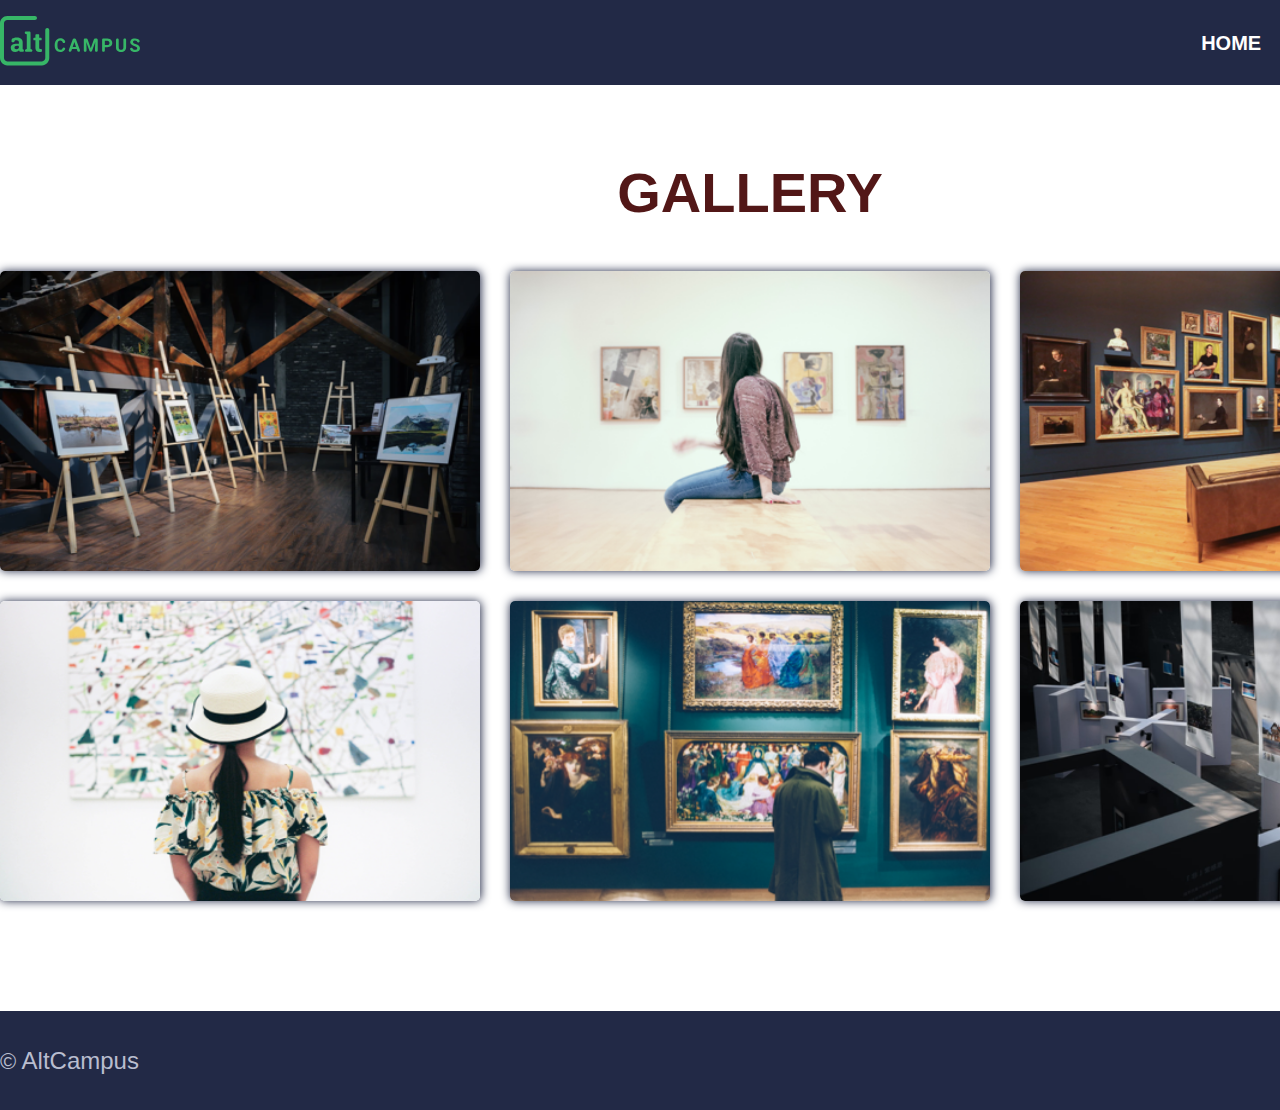
<file: block-BHaabn/index.html>
<!-- 
- Create a gallery using flexbox according to the layout shown below.

![Flex Shrink Property](https://raw.githubusercontent.com/suraj122/AC-STYLE-images/master/flexbox/ex-1.png)

- Using CSS resets is necessary.
- Use semantic tags and keep the nesting and indentation proper.
-->

<!DOCTYPE html>
<html lang="en">
<head>
  <meta charset="UTF-8">
  <meta name="viewport" content="width=device-width, initial-scale=1.0">
  <title>Gallery</title>
  <link rel="stylesheet" href="assets/stylesheet/styles.css">
  <link rel="stylesheet" href="https://use.fontawesome.com/releases/v5.15.4/css/all.css" integrity="sha384-DyZ88mC6Up2uqS4h/KRgHuoeGwBcD4Ng9SiP4dIRy0EXTlnuz47vAwmeGwVChigm" crossorigin="anonymous">
</head>
<body>
  <header class="header">
    <div class="container flex-container">
      <a href="#" class="brand">
        <img src="assets/media/brand.svg" alt="altcampus logo" class="brand-image">
      </a>
      <nav class="nav">
        <a href="#" class="nav-item">home</a>
        <a href="#" class="nav-item active">gallery</a>
        <a href="#" class="nav-item">about</a>
      </nav>
    </div>
  </header>
  <main>
    <section class="content-section">
      <div class="container">
        <h1 class="heading">gallery</h1>
        <div class="grid flex-container">
          <div class="grid-item">
            <img src="assets/media/01.png" alt="altcampus logo" class="grid-image">
          </div>
          <div class="grid-item">
            <img src="assets/media/02.png" alt="altcampus logo" class="grid-image">
          </div>
          <div class="grid-item">
            <img src="assets/media/03.png" alt="altcampus logo" class="grid-image">
          </div>
          <div class="grid-item">
            <img src="assets/media/04.png" alt="altcampus logo" class="grid-image">
          </div>
          <div class="grid-item">
            <img src="assets/media/05.png" alt="altcampus logo" class="grid-image">
          </div>
          <div class="grid-item">
            <img src="assets/media/06.png" alt="altcampus logo" class="grid-image">
          </div>
        </div>
      </div>
    </section>
  </main>
  <footer class="footer">
    <div class="container flex-container">
      <p class="footer-text"><small>&copy</small> AltCampus</p>
      <nav class="footer-nav">
        <a href="#" class="footer-nav-item"><i class="fab fa-facebook-f"></i></a>
        <a href="#" class="footer-nav-item"><i class="fab fa-twitter"></i></a>
      </nav>
    </div>
  </footer>
</body>
</html>
</file>
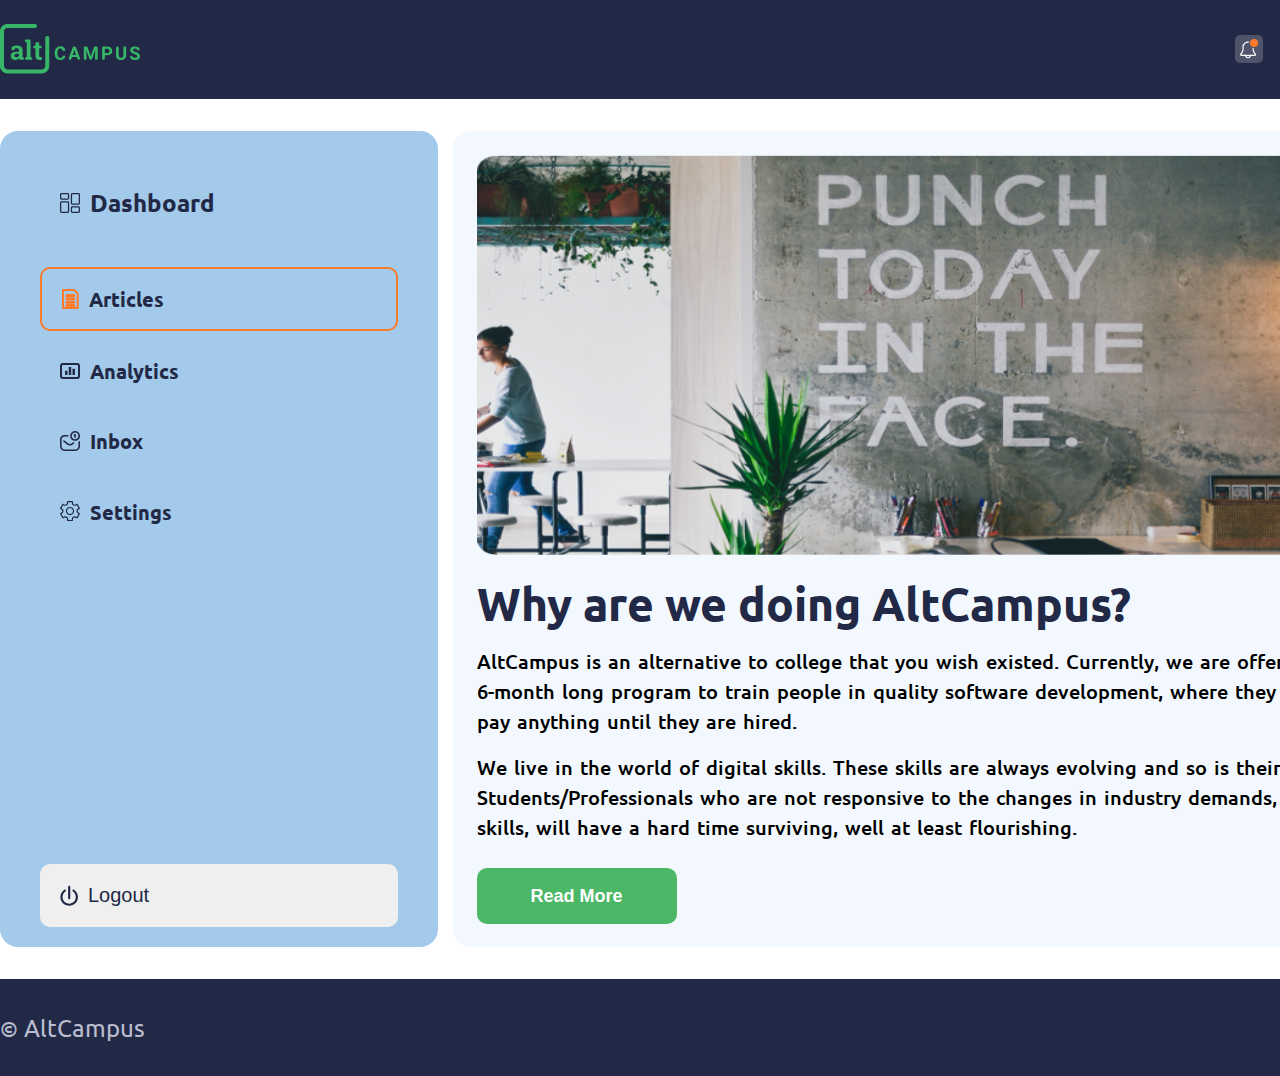
<file: block-BHaabo/index.html>
<!-- 
- Create a page using flexbox according to the layout shown below.

![Flex Shrink Property](https://raw.githubusercontent.com/suraj122/AC-STYLE-images/master/flexbox/ex-2.png)

- Using CSS resets is necessary.
- Use semantic tags and keep the nesting and indentation proper. 
-->
<!DOCTYPE html>
<html lang="en">
<head>
  <meta charset="UTF-8">
  <meta name="viewport" content="width=device-width, initial-scale=1.0">
  <title>Blog Dashboard</title>
  <link rel="stylesheet" href="assets/stylesheet/styles.css">
  <link rel="stylesheet" href="https://use.fontawesome.com/releases/v5.15.4/css/all.css" integrity="sha384-DyZ88mC6Up2uqS4h/KRgHuoeGwBcD4Ng9SiP4dIRy0EXTlnuz47vAwmeGwVChigm" crossorigin="anonymous">
  <link rel="preconnect" href="https://fonts.googleapis.com">
  <link rel="preconnect" href="https://fonts.gstatic.com" crossorigin>
  <link href="https://fonts.googleapis.com/css2?family=Ubuntu:wght@300;400;500;700&display=swap" rel="stylesheet">
</head>
<body>
  <header class="header">
    <div class="container flex-container">
      <a href="#" class="brand">
        <img src="assets/media/altcampus-logo.svg" alt="altcampus logo" class="brand-image">
      </a>
      <nav class="nav">
        <a href="#" class="nav-item">
          <img src="assets/media/icons/bell.svg" alt="bell" class="item-icon">
        </a>
        <a href="#" class="nav-item">
          <div class="flex-container-item">
            <p class="admin-text">sarah jone</p>
            <img src="assets/media/icons/user.svg" alt="user image" class="item-icon">
          </div>
          </a>
      </nav>
    </div>
  </header>
  <main>
    <div class="content container flex-container">
      <aside class="aside flex-column">
        <nav class="aside-nav">
          <header class="aside-header flex-container">
            <img src="assets/media/icons/dashboard.svg" alt="dashboard icon" class="aside-header-icon">
            <h3 class="heading aside-nav-text">dashboard</h3>
          </header>
          <a href="#" class="aside-nav-item flex-container active">
            <img src="assets/media/icons/article.svg" alt="article-icon">
            <p class="aside-nav-text">articles</p>
          </a>
          <a href="#" class="aside-nav-item flex-container">
            <img src="assets/media/icons/analytics.svg" alt="article-icon">
            <p class="aside-nav-text">analytics</p>
          </a>
          <a href="#" class="aside-nav-item flex-container">
            <img src="assets/media/icons/inbox.svg" alt="article-icon">
            <p class="aside-nav-text">inbox</p>
          </a>
          <a href="#" class="aside-nav-item flex-container">
            <img src="assets/media/icons/setting.svg" alt="article-icon">
            <p class="aside-nav-text">settings</p>
          </a>
        </nav>
        <button class="btn btn-logout flex-container">
          <img src="assets/media/icons/log-out.svg" alt="logout button">
          <p class="aside-nav-text">Logout</p>
        </button>
      </aside>
      <section class="content-section">
        <img src="assets/media/01.png" alt="graffiti" class="content-image">
        <h2 class="article-heading">Why are we doing AltCampus?</h2>
        <p class="article-text">AltCampus is an alternative to college that you wish existed. Currently, we are offering an in-house, 6-month long program to train people in quality software development, where they don't have to pay anything until they are hired.</p>
        <p class="article-text">We live in the world of digital skills. These skills are always evolving and so is their demand. Students/Professionals who are not responsive to the changes in industry demands, in terms of skills, will have a hard time surviving, well at least flourishing.</p>
        <button class="btn-article">read more</button>
      </section>
    </div>
  </main>
  <footer class="footer">
    <div class="container flex-container">
      <p class="footer-text"><small>&copy</small> AltCampus</p>
      <nav class="footer-nav">
        <a href="#" class="footer-nav-item"><i class="fab fa-facebook-f"></i></a>
        <a href="#" class="footer-nav-item"><i class="fab fa-twitter"></i></a>
      </nav>
    </div>
  </footer>
</body>
</html>
</file>
<file: block-BHaabn/assets/stylesheet/styles.css>
html, body, div, span, applet, object, iframe,
h1, h2, h3, h4, h5, h6, p, blockquote, pre,
a, abbr, acronym, address, big, cite, code,
del, dfn, em, img, ins, kbd, q, s, samp,
small, strike, strong, sub, sup, tt, var,
b, u, i, center,
dl, dt, dd, ol, ul, li,
fieldset, form, label, legend,
table, caption, tbody, tfoot, thead, tr, th, td,
article, aside, canvas, details, embed, 
figure, figcaption, footer, header, hgroup, 
menu, nav, output, ruby, section, summary,
time, mark, audio, video {
	margin: 0;
	padding: 0;
	border: 0;
	font-size: 100%;
	font: inherit;
	vertical-align: baseline;
}
/* HTML5 display-role reset for older browsers */
article, aside, details, figcaption, figure, 
footer, header, hgroup, menu, nav, section {
	display: block;
}
body {
	line-height: 1;
}
ol, ul {
	list-style: none;
}
blockquote, q {
	quotes: none;
}
blockquote:before, blockquote:after,
q:before, q:after {
	content: '';
	content: none;
}
table {
	border-collapse: collapse;
	border-spacing: 0;
}

*{
  box-sizing: border-box;
}

/* general styles */

body{
  font-family: Arial, Helvetica, sans-serif;
}

.container{
  width: 1500px;
  margin: 0 auto;
}

.flex-container{
  display: flex;
  justify-content: space-between;
  align-items: center;
}

/* general styles */

/* header styles */

.header{
  padding: 16px 0;
  background-color: #222946;
}

.brand-image{
  height: 50px;
}

.nav-item{
  text-transform: uppercase;
  text-decoration: none;
  color: #ffffff;
  font-size: 20px;
  margin-left: 32px;
  font-weight: 700;
}

.active{
  color: #4bb666;
}

/* header styles */

/* content section styles */

.content-section{
  padding: 80px 0;
}

.heading{
  text-align: center;
  text-transform: uppercase;
  margin-bottom: 50px;
  font-size: 56px;
  font-weight: 600;
  color: #521717;
}

.content-section .flex-container{
  flex-wrap: wrap;
}

.grid-item{
  width: calc(33.33% - 20px);
  height: 300px;
  margin-bottom: 30px;
}

.grid-image{
  width: 100%;
  height: 100%;
  border-radius: 5px;
  box-shadow: 0.5px 0 10px 0 #222946;
}

.grid-image:hover{
  opacity: 0.7;
}

/* content section styles */

/* footer styles */

.footer{
  padding: 32px 0;
  background-color: #222946;
}

.footer-text, .footer-nav-item{
  color: #b9bdcf;
  font-size: 24px;
}

.footer-nav-item{
  font-size: 18px;
  color: #222946;
  margin-left: 32px;
  display: inline-block;
  background-color: #b9bdcf;
  width: 32px;
  height: 32px;
  text-align: center;
  padding-top: 6px;
  border-radius: 10px;
}

small{
  font-size: 22px;
}

/* footer styles */

/*bg nav #222946
gallery heading #521717
footer text #b9bdcf
anchor active #4bb666 */
</file>
<file: block-BHaabo/assets/stylesheet/styles.css>
html, body, div, span, applet, object, iframe,
h1, h2, h3, h4, h5, h6, p, blockquote, pre,
a, abbr, acronym, address, big, cite, code,
del, dfn, em, img, ins, kbd, q, s, samp,
small, strike, strong, sub, sup, tt, var,
b, u, i, center,
dl, dt, dd, ol, ul, li,
fieldset, form, label, legend,
table, caption, tbody, tfoot, thead, tr, th, td,
article, aside, canvas, details, embed, 
figure, figcaption, footer, header, hgroup, 
menu, nav, output, ruby, section, summary,
time, mark, audio, video {
	margin: 0;
	padding: 0;
	border: 0;
	font-size: 100%;
	font: inherit;
	vertical-align: baseline;
}
/* HTML5 display-role reset for older browsers */
article, aside, details, figcaption, figure, 
footer, header, hgroup, menu, nav, section {
	display: block;
}
body {
	line-height: 1;
}
ol, ul {
	list-style: none;
}
blockquote, q {
	quotes: none;
}
blockquote:before, blockquote:after,
q:before, q:after {
	content: '';
	content: none;
}
table {
	border-collapse: collapse;
	border-spacing: 0;
}

*{
  box-sizing: border-box;
}

body{
  font-family: 'Ubuntu', sans-serif;
  font-size: 16px;
}

/* general styles */

.container{
  width: 1460px;
  margin: 0 auto;
}

.flex-container{
  display: flex;
  justify-content: space-between;
  align-items: center;
}

.item-icon{
  font-size: 100px;
}

/* general styles */


/* Header styles */

.header{
  background-color: #222946;
  padding: 24px 0;
}

.brand-image{
  height: 50px;
}

.nav{
  display: flex;
}

.nav-item{
  text-decoration: none;
  color: #ffffff;
  margin-left: 50px;
}

.admin-text{
  font-size: 20px;
  text-transform: capitalize;
  margin-right: 20px;
}

.flex-container-item{
  display: flex;
  justify-content: space-between;
  align-items: center;
}

/* Header styles */

.content{
  height: 880px;
  padding: 32px 0;
}

/* aside styles */

.flex-column{
  display: flex;
  flex-direction: column;
  justify-content: space-between;
}

.aside{
  background-color: #a3caea;
  padding: 40px 0;
  flex: 0 1 30%;
  font-size: 20px;
  font-weight: 700;
  border-radius: 18px;
  padding: 40px 40px 20px 40px;
  align-self: stretch;
}

.aside .flex-container{
  justify-content: flex-start;
}

.aside-header{
  margin-bottom: 32px;
  font-size: 24px;
}

.aside-nav-text, .aside-nav-item{
  color: #222946;
}

.aside-header, .aside-nav-item, .btn-logout{
  padding: 20px 20px;
  border-radius: 10px;
}

.active{
  border: 2px solid #f97b29;
}

.btn-logout{
  font-size: 20px;
  border: none;
}

.aside-nav-text{
  margin-left: 10px;
  text-transform: capitalize;
}

.aside-nav-item{
  font-size: 20px;
  text-decoration: none;
  margin-bottom: 10px;
}


/* aside styles */

.content-section{
  align-self: stretch;
  border-radius: 18px;
  padding: 24px 24px;
  background-color: #f2f8fd;
  flex:  0 1 69%;
}

.content-image{
  width: 100%;
  height: 400px;
  margin-bottom: 24px;
}

.article-heading{
  color: #222946;
  font-size: 46px;
  font-weight: 700;
  margin-bottom: 20px;
}

.article-text{
  font-size: 20px;
  font-weight: 500;
  line-height: 1.5;
  margin-bottom: 16px;
  word-spacing: 2px;
}

.btn-article{
  width: 200px;
  height: 56px;
  border-radius: 10px;
  border: none;
  background-color: #4bb767;
  color: #ffffff;
  text-transform: capitalize;
  font-size: 18px;
  font-weight: 700;
  margin-top: 10px;
}


/* footer styles */

.footer{
  padding: 32px 0;
  background-color: #222946;
}

.footer-text, .footer-nav-item{
  color: #b9bdcf;
  font-size: 24px;
}

.footer-nav-item{
  font-size: 18px;
  color: #222946;
  margin-left: 32px;
  display: inline-block;
  background-color: #b9bdcf;
  width: 32px;
  height: 32px;
  text-align: center;
  padding-top: 6px;
  border-radius: 10px;
}

small{
  font-size: 22px;
}

/* footer styles */
</file>
